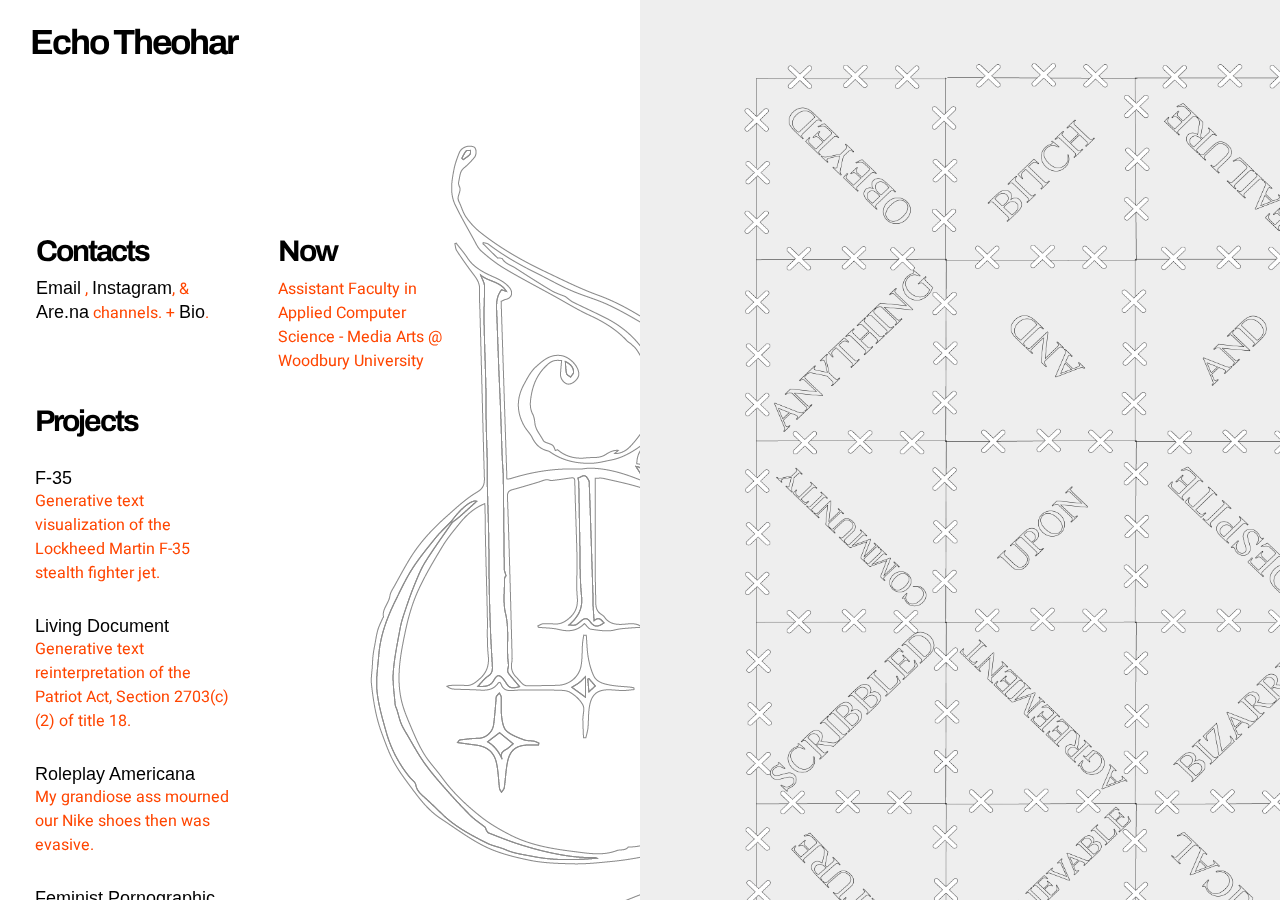
<file: index.html>
<!DOCTYPE html>
<html>
<head>
    
    <link rel="stylesheet" href="mystyle.css">
    <link href="https://fonts.googleapis.com/css?family=Archivo:400,500,600,700" rel="stylesheet">
    <link href="https://fonts.googleapis.com/css?family=Heebo:300,400,500" rel="stylesheet">
  
</head>
    
<body style = "display: block;">
   
    
    
<div id= "window-left">
  <a href="http://echost.github.io"><h1>Echo Theohar</h1></a>
    
    <div class="marquee">
        <p> NEWS ⛬ Voidlab 2015 - 2017 released! Now available @ https://projects.dma.ucla.edu/voidlab/ ⛬ ⛬ Critical Coding Cookbook by Xin Xin and Katherine Moriwaki now live @ https://criticalcode.recipes/ ⛬ ⛬
 </p>
    </div>
    
  
    
    <div class = "key">
<img src ="B.png" >
    </div>
    
        
         <div class= "container"> 
        
            <div class= "row"> 
              
                 <div class= "contact"> <h3>Contacts</h3>
                   
                     <p>
                    <a href="mailto:theohar.echo@gmail.com">Email</a> ,
                     <a href= "https://www.instagram.com/eskyet/?hl=en">Instagram</a>, &
                <a href= "https://www.are.na/echo-st/">Are.na</a>  channels.   +   <a href="/projects/About/About.html"> Bio</a>.
                     </p>
                      </div>
                 
                  <div class= "now"> 
                     <h3>Now</h3>
                     <p>
                  Assistant Faculty in Applied Computer Science - Media Arts @ Woodbury University
                             
                     </p>
                      </div>
                 
                 </div>
                 
             <div class= "row2"> 
                
             
                 <div class="projects">
                 <h3>Projects</h3>
                     
                      <a href= "/projects/F35/F35.html"><br>F-35</a> <br><p>
                         Generative text visualization of the Lockheed Martin F-35 stealth fighter jet.
                     </p>
                     
                      <a href= "/projects/LivingDoc/LivingDoc.html"><br>Living Document</a> <br><p>
                         Generative text reinterpretation of the Patriot Act, Section 2703(c) (2) of title 18.
                     </p>
                     
                      
                     
                     <a href= "/projects/RoleplayAmericana/RoleplayAmericana.html"><br>Roleplay Americana</a> <br><p>
                        My grandiose ass mourned our Nike shoes then was evasive.
                     </p>
                     
                      <a href= "/projects/FPCC/FPCC.html"><br>Feminist Pornographic Collective Consciousness</a> <br><p>
                        The constant battle between being a subject and object of desire.
                     </p>
                     
                    
                     
                     
    <a href= "/projects/AnonInParis/AnonInParis.html"><br>Anonymous in Paris</a> <br><p>
                         A collection of search histories sourced from the public library computers at the Centre Pompidou, navigable via facial capture. 
                     </p>
                     
                      <a href= "/projects/Panopticon/Panopticon.html"><br>Panopticon</a> <br><p>
                         GoPro anxiety choreographic performance in collaboration with World Arts and Cultures @ UCLA.
                     </p>
                     
                     
                     
                      <a href= "/projects/Sniffer/Sniffer.html"><br>Sniffer v.1</a> <br><p>
                        Web packet sniffing made possible by Carnivore. 
                     </p>
                     
                     
                     <a href= "/projects/BeginningProcessing/BeginningProcessing.html"><br>Beginning Processing</a> <br><p>
                        Processing 2 educational web series geared toward young women. 
                     </p>
                     
                      <a href= "/projects/3D/3D.html"><br>3D Sketchbook</a> <br><p>
                       Collection of photogrammetry, VR, and other 3D projects from 2015-2018. 
                     </p>
                     
                     
                     
                     
                    
                     
                     
                     
                     
                 </div>
                 
                  
        </div>
        
    </div>
        
</div>
    
    <div id= "window-right">
        <div class="center">
    <img src="GOLD1.png" width =620px height = 1400px>
    </div>
    </div>
        
        
    
    
</body>
</html>
</file>
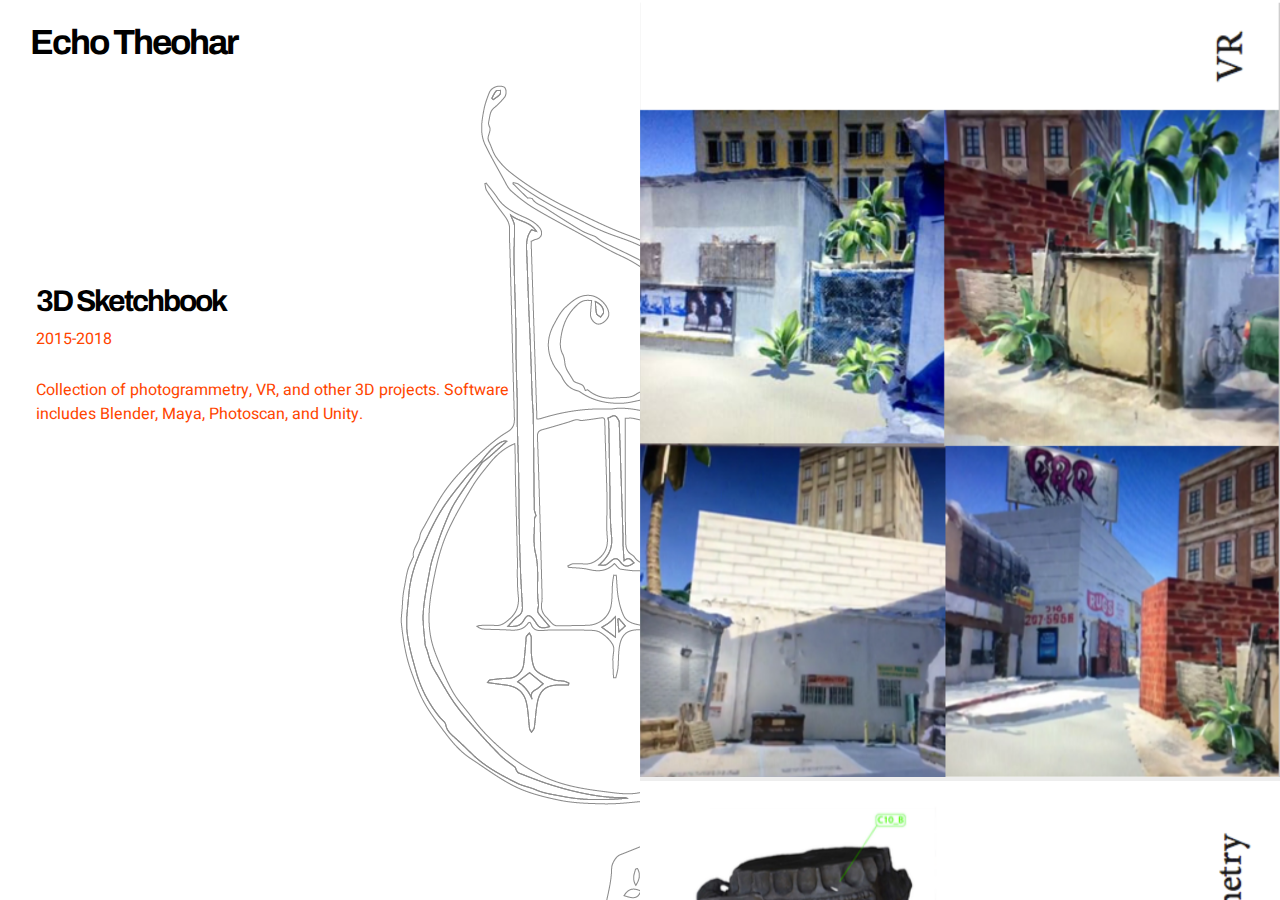
<file: projects/3D/3D.html>
<!DOCTYPE html>
<html>
<head>
    
    <link rel="stylesheet" href="mystyle3.css">
    <link href="https://fonts.googleapis.com/css?family=Archivo:400,500,600,700" rel="stylesheet">
    <link href="https://fonts.googleapis.com/css?family=Heebo:300,400,500" rel="stylesheet">
  
</head>
    
<body style = "display: block;">
   
    
    
<div id= "window-left">
    
       <a href="http://echost.github.io"><h1>Echo Theohar</h1></a> 
    
    
    <div class = "key">
<img src ="B.png" >
    </div>
    
        
         <div class= "container"> 
        
            <div class= "row"> 
              
                 <div class= "topic"> <h3>3D Sketchbook</h3>
                     <p>2015-2018</p>
                     <br>
                     
                  <p>
                   Collection of photogrammetry, VR, and other 3D projects. Software includes Blender, Maya, Photoscan, and Unity.
                     </p>
                      
                      
                      <br><br>
                     
                      
                             
                     
                      </div>
                 
                 
                 
                 </div>
         
        
    </div>
        
</div>
    
    <div id= "window-right">
        <div class="center">
            <img src="Capture.PNG" width="100%" >
             <img src="Capture2.PNG" width="100%" >
    <img src="Capture3.PNG" width="100%" >
            <img src="Capture4.PNG" width="100%" >
            <img src="Screen%20Shot%202016-11-04%20at%2010.15.17%20AM.png" width="100%" >
            <img src="Screen%20Shot%202016-11-04%20at%2010.15.22%20AM.png" width="100%" >
            <img src="BathroomMinotaur.png" width="100%" >
            
           
            
           
    </div>
    </div>
        
        
    
    
</body>
</html>
</file>
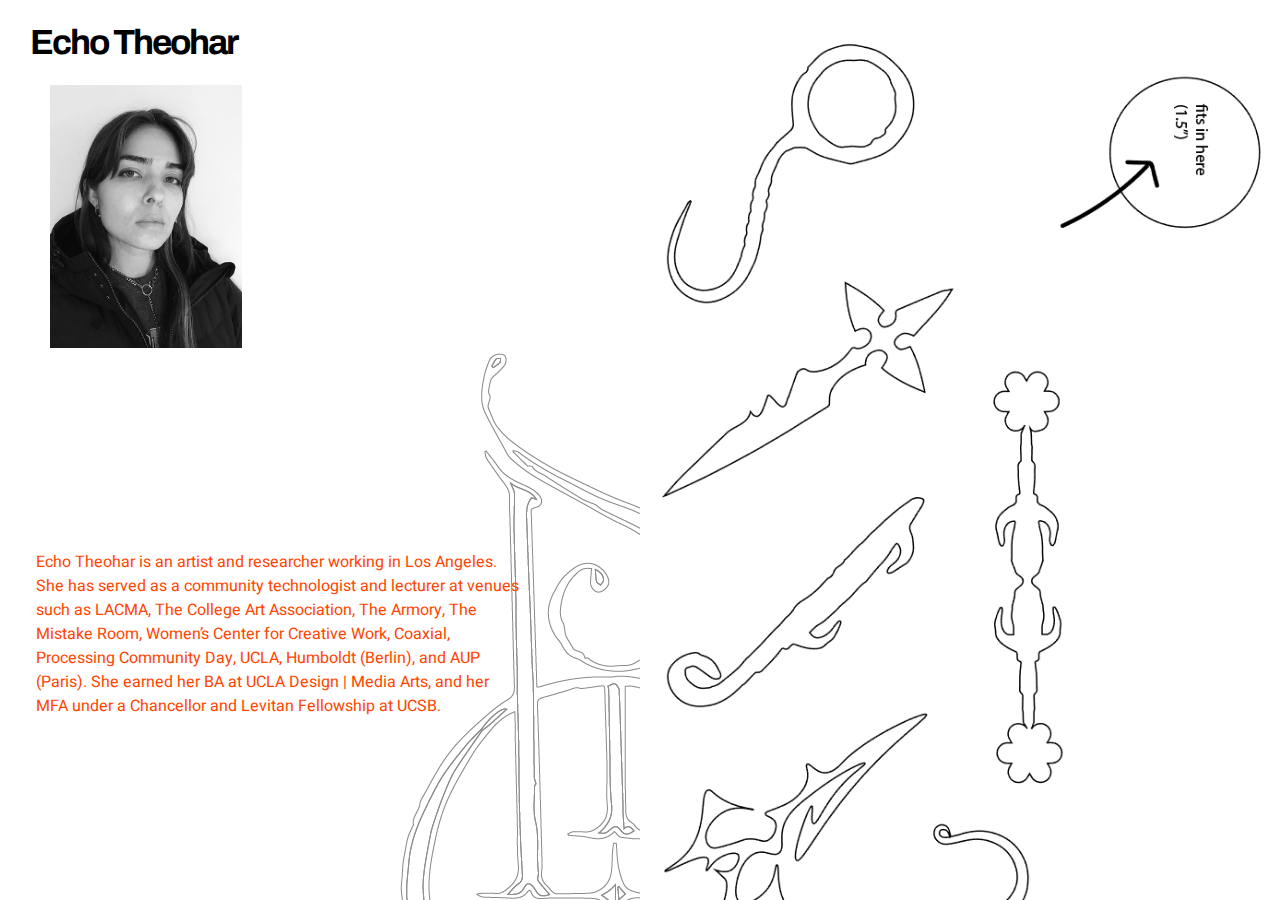
<file: projects/About/About.html>
<!DOCTYPE html>
<html>
<head>
    
    <link rel="stylesheet" href="mystyle3.css">
    <link href="https://fonts.googleapis.com/css?family=Archivo:400,500,600,700" rel="stylesheet">
    <link href="https://fonts.googleapis.com/css?family=Heebo:300,400,500" rel="stylesheet">
  
</head>
    
   
    
<body style = "display: block;">
   
    
    
<div id= "window-left">
    
       <a href="/echost.github.io/index.html"><h1>Echo Theohar</h1></a> 
    
     <img src="BWPhoto.png" width="30%" >
    
    <div class = "key">
<img src ="B.png" >
    </div>
    
        
         <div class= "container"> 
        
            <div class= "row"> 
              
                 <div class= "topic">
                     
                     <br>
                     
                  <p>
                
                      
                      Echo Theohar is an artist and researcher working in Los Angeles. She has served as a community technologist and lecturer at venues such as LACMA, 

The College Art Association, The Armory, The Mistake Room, Women’s Center for Creative Work, Coaxial, Processing Community Day, UCLA, Humboldt (Berlin), and AUP

 (Paris). She earned her BA at UCLA Design | Media Arts, and her MFA under a Chancellor and Levitan Fellowship at UCSB.
                     </p>          
                     
                      </div>
                 
                 
                 
                 </div>
         
        
    </div>
        
</div>
    
    <div id= "window-right">
        <div class="center">
            <img src="hooks.PNG" width="100%" >
             
   
            
           
    </div>
    </div>
        
        
    
    
</body>
</html>
</file>
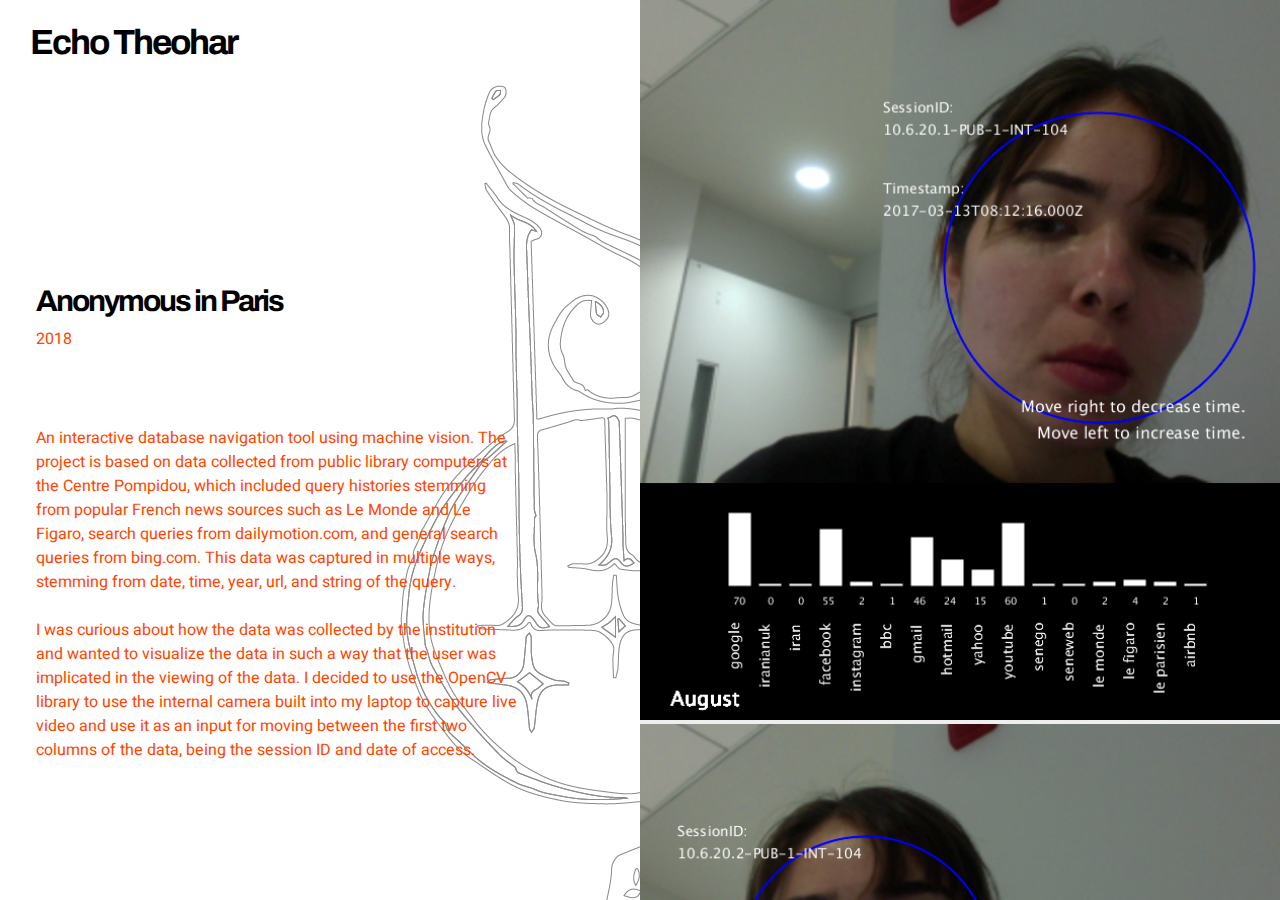
<file: projects/AnonInParis/AnonInParis.html>
<!DOCTYPE html>
<html>
<head>
    
    <link rel="stylesheet" href="mystyle3.css">
    <link href="https://fonts.googleapis.com/css?family=Archivo:400,500,600,700" rel="stylesheet">
    <link href="https://fonts.googleapis.com/css?family=Heebo:300,400,500" rel="stylesheet">
  
</head>
    
<body style = "display: block;">
   
    
    
<div id= "window-left">
    
       <a href="http://echost.github.io"><h1>Echo Theohar</h1></a> 
    
    
    <div class = "key">
<img src ="B.png" >
    </div>
    
        
         <div class= "container"> 
        
            <div class= "row"> 
              
                 <div class= "topic"> <h3>Anonymous in Paris</h3>
                     <p>2018</p>
                     <br>
                     
                  <p>
                    <br><br>
                       An interactive database navigation tool using machine vision. The project is based on data collected from public library computers at the Centre Pompidou, which included query histories stemming from popular French news sources such as Le Monde and Le Figaro, search queries from dailymotion.com, and general search queries from bing.com. This data was captured in multiple ways, stemming from date, time, year, url, and string of the query. 
                      
                      
                      <br><br>
                     I was curious about how the data was collected by the institution and wanted to visualize the data in such a way that the user was implicated in the viewing of the data. I decided to use the OpenCV library to use the internal camera built into my laptop to capture live video and use it as an input for moving between the first two columns of the data, being the session ID and date of access.
                      
                     </p>          
                     
                      </div>
                 
                 
                 
                 </div>
         
        
    </div>
        
</div>
    
    <div id= "window-right">
        <div class="center">
            <img src="final_one.png" width="100%" >
             <img src="final_two.png" width="100%" >
   
            
           
    </div>
    </div>
        
        
    
    
</body>
</html>
</file>
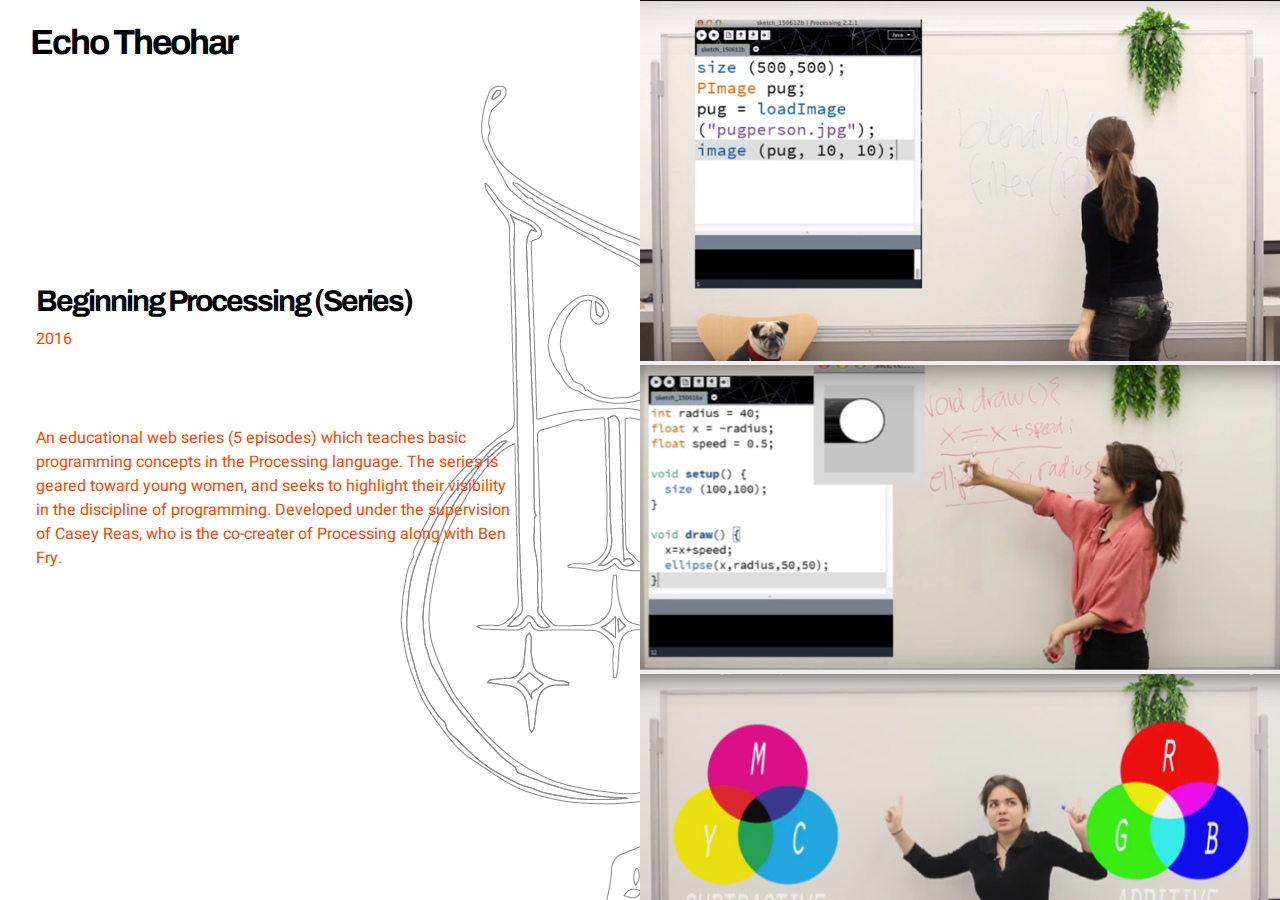
<file: projects/BeginningProcessing/BeginningProcessing.html>
<!DOCTYPE html>
<html>
<head>
    
    <link rel="stylesheet" href="mystyle3.css">
    <link href="https://fonts.googleapis.com/css?family=Archivo:400,500,600,700" rel="stylesheet">
    <link href="https://fonts.googleapis.com/css?family=Heebo:300,400,500" rel="stylesheet">
  
</head>
    
<body style = "display: block;">
   
    
    
<div id= "window-left">
    
       <a href="http://echost.github.io"><h1>Echo Theohar</h1></a> 
    
    
    <div class = "key">
<img src ="B.png" >
    </div>
    
        
         <div class= "container"> 
        
            <div class= "row"> 
              
                 <div class= "topic"> <h3>Beginning Processing (Series)</h3>
                     <p>2016</p>
                     <br>
                     
                  <p>
                      
                      <br><br>
                      
                     An educational web series (5 episodes) which teaches basic programming concepts in the Processing language. The series is geared toward young women, and seeks to highlight their visibility in the discipline of programming. Developed under the supervision of Casey Reas, who is the co-creater of Processing along with Ben Fry.
                      
                      <br><br>
                     
                      
                     </p>          
                     
                      </div>
                 
                 
                 
                 </div>
         
        
    </div>
        
</div>
    
    <div id= "window-right">
        <div class="center">
            
            <img src="Capture.PNG" width="100%" >
    <img src="k.png" width="100%" >
            <img src="kk.png" width="100%" >
            
           
    </div>
    </div>
        
        
    
    
</body>
</html>
</file>
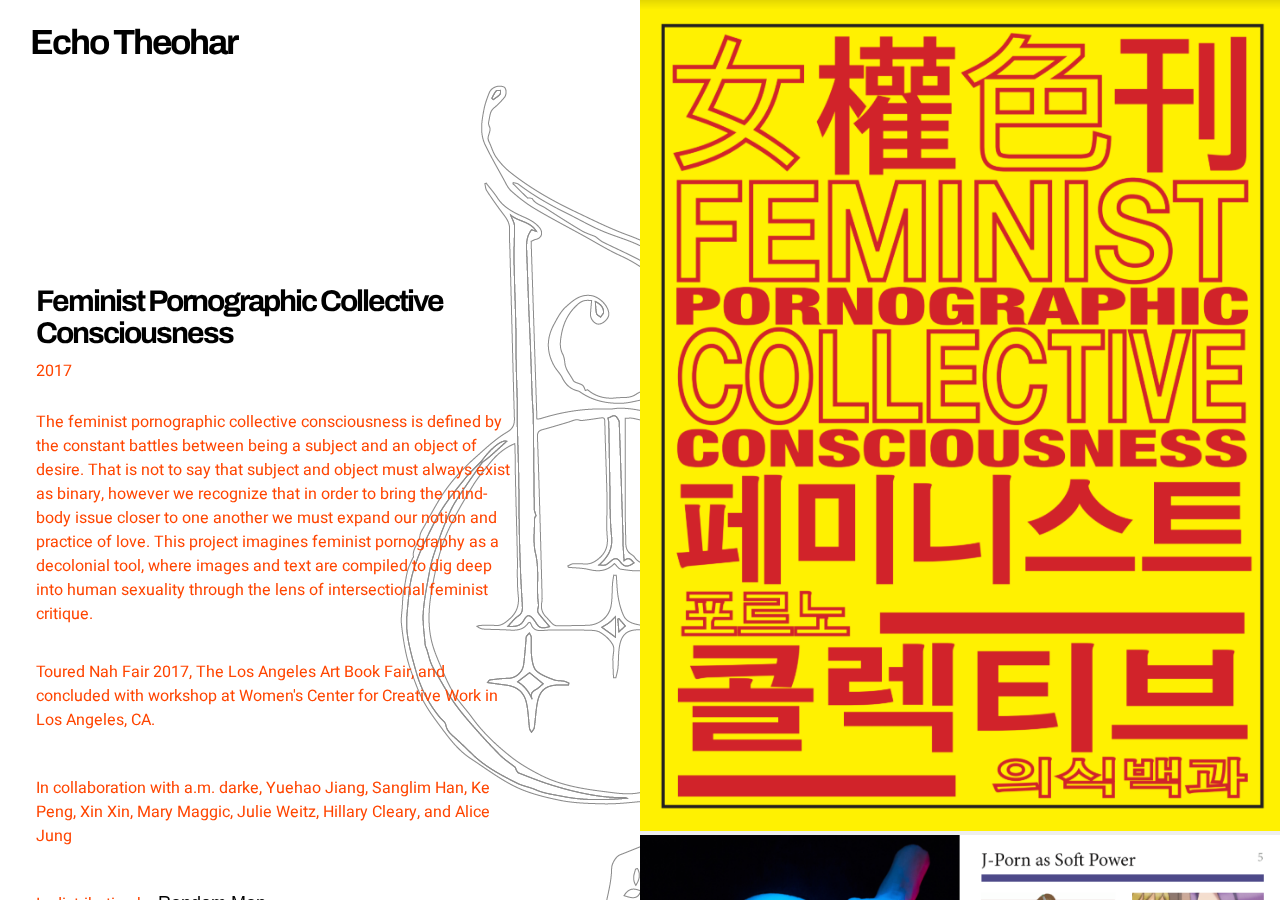
<file: projects/FPCC/FPCC.html>
<!DOCTYPE html>
<html>
<head>
    
    <link rel="stylesheet" href="mystyle3.css">
    <link href="https://fonts.googleapis.com/css?family=Archivo:400,500,600,700" rel="stylesheet">
    <link href="https://fonts.googleapis.com/css?family=Heebo:300,400,500" rel="stylesheet">
  
</head>
    
<body style = "display: block;">
   
    
    
<div id= "window-left">
    
       <a href="http://echost.github.io"><h1>Echo Theohar</h1></a> 
    
    
    <div class = "key">
<img src ="B.png" >
    </div>
    
        
         <div class= "container"> 
        
            <div class= "row"> 
              
                 <div class= "topic"> <h3>Feminist Pornographic Collective Consciousness</h3>
                     <p>2017</p>
                     <br>
                     
                  <p>
                    The feminist pornographic collective consciousness is defined by the constant battles between being a subject and an object of desire. That is not to say that subject and object must always exist as binary, however we recognize that in order to bring the mind-body issue closer to one another we must expand our notion and practice of love. This project imagines feminist pornography as a decolonial tool, where images and text are compiled to dig deep into human sexuality through the lens of intersectional feminist critique.
                      <br><br>
                      
                     <p>Toured Nah Fair 2017, The Los Angeles Art Book Fair, and concluded with workshop at Women's Center for Creative Work in Los Angeles, CA.</p>
                      
                       <br><br>
                     <p>In collaboration with a.m. darke, Yuehao Jiang, Sanglim Han, Ke Peng, Xin Xin, Mary Maggic, Julie Weitz, Hillary Cleary, and Alice Jung</p>
                      
                      
                      <br><br>
                     
                      <p>In distribution by <a href="https://www.randomman.net/">Random Man</a></p>
                             
                     
                      </div>
                 
                 
                 
                 </div>
         
        
    </div>
        
</div>
    
    <div id= "window-right">
        <div class="center">
              <img src="asss.PNG" width="100%" >
            <img src="Capture.PNG" width="100%" >
    <img src="Capture3.PNG" width="100%" >
            <img src="Capture4.PNG" width="100%" >
            <img src="IMG_8863.JPG" width="100%" >
            <img src="IMG_8864.JPG" width="100%" >
           
            
           
    </div>
    </div>
        
        
    
    
</body>
</html>
</file>
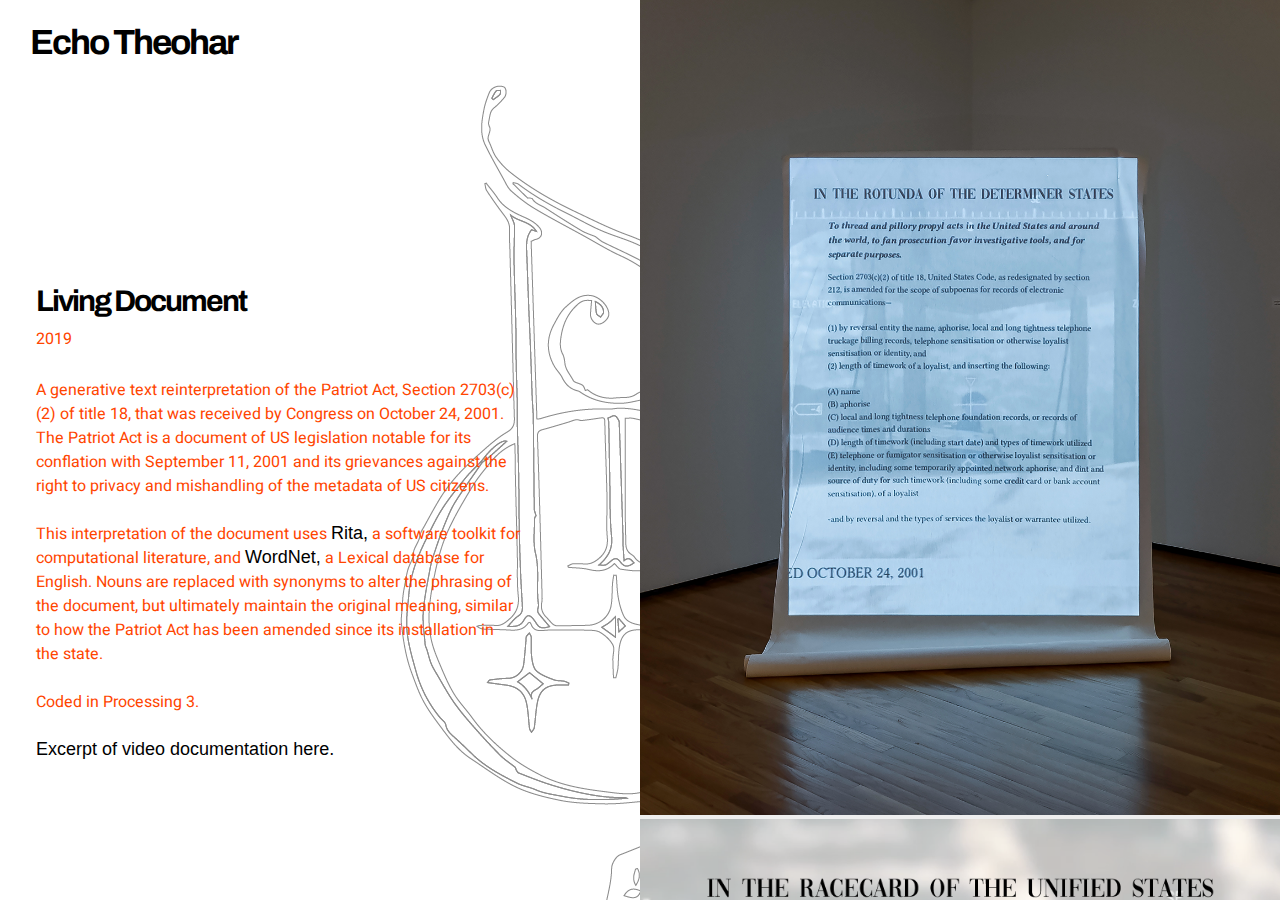
<file: projects/LivingDoc/LivingDoc.html>
<!DOCTYPE html>
<html>
<head>
    
    <link rel="stylesheet" href="mystyle3.css">
    <link href="https://fonts.googleapis.com/css?family=Archivo:400,500,600,700" rel="stylesheet">
    <link href="https://fonts.googleapis.com/css?family=Heebo:300,400,500" rel="stylesheet">
  
</head>
    
<body style = "display: block;">
   
    
    
<div id= "window-left">
    
       <a href="http://echost.github.io"><h1>Echo Theohar</h1></a> 
    
    
    <div class = "key">
<img src ="B.png" >
    </div>
    
        
         <div class= "container"> 
        
            <div class= "row"> 
              
                 <div class= "topic"> <h3>Living Document</h3>
                     <p>2019</p>
                     <br>
                     
                  <p>
                      A generative text reinterpretation of the Patriot Act, Section 2703(c) (2) of title 18, that was received by Congress on October 24, 2001. The Patriot Act is a document of US legislation notable for its conflation with September 11, 2001 and its grievances against the right to privacy and mishandling of the metadata of US citizens. 
                     <br><br>
                      This interpretation of the document uses <a href="http://rednoise.org/rita/">Rita,</a> a software toolkit for computational literature, and <a href="https://wordnet.princeton.edu/">WordNet,</a> a Lexical database for English. Nouns are replaced with synonyms to alter the phrasing of the document, but ultimately maintain the original meaning, similar to how the Patriot Act has been amended since its installation in the state.
                      <br><br>
                      
                      Coded in Processing 3.
                      
                      <br><br>
                      <a href="https://drive.google.com/file/d/1QEzOkhAIdea2v7DdoOcoqP54UsdNjoW-/view?usp=sharing">Excerpt of video documentation here.</a>
                      
                     </p>          
                     
                      </div>
                 
                 
                 
                 </div>
         
        
    </div>
        
</div>
    
    <div id= "window-right">
        <div class="center">
            <img src="img3.jpg" width="100%" >
             <img src="img1.PNG" width="100%" >
            <img src="img2.PNG" width="100%" >
    <img src="fddd.PNG" width="100%" >
            <img src="console.PNG" width="100%" >
            
           
    </div>
    </div>
        
        
    
    
</body>
</html>
</file>
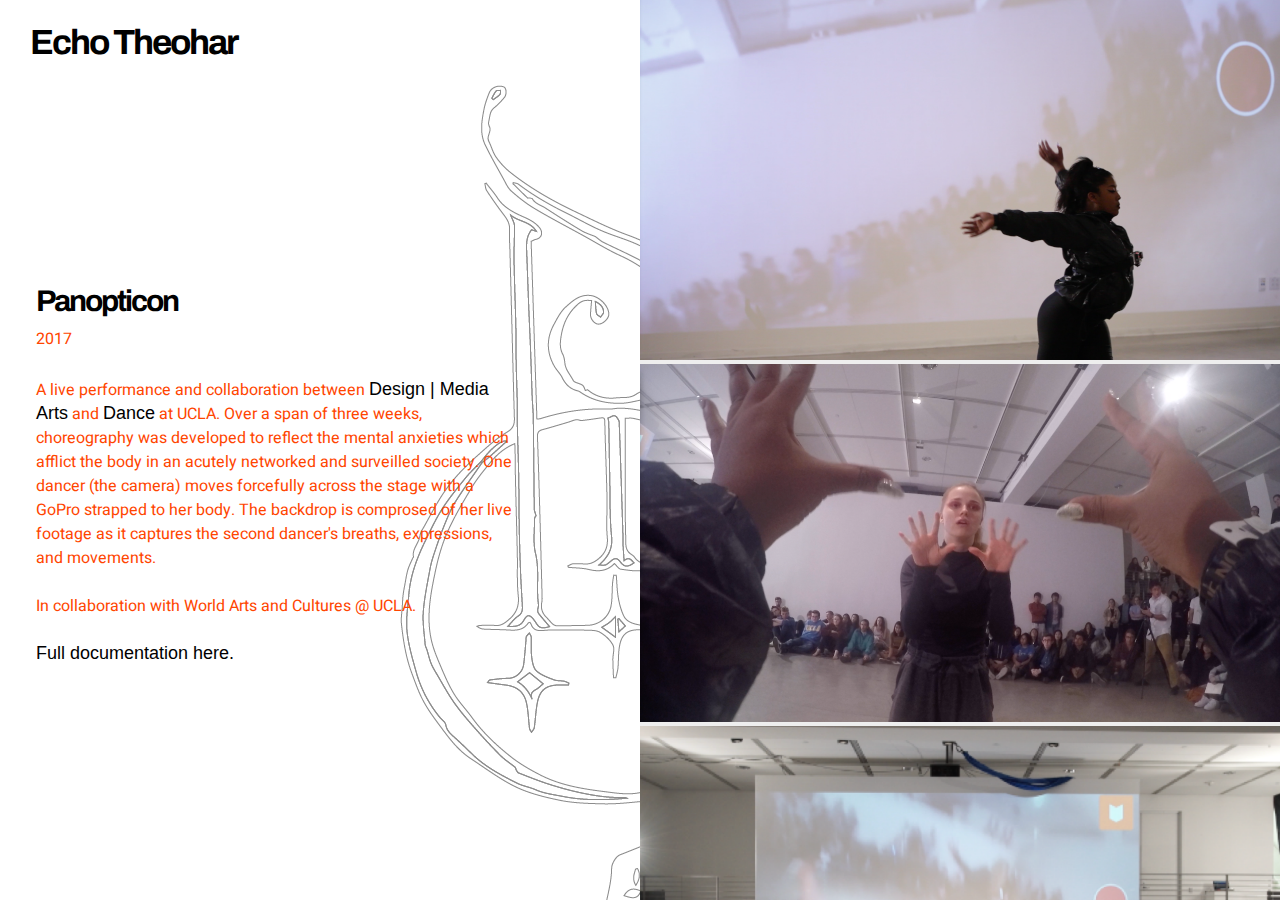
<file: projects/Panopticon/Panopticon.html>
<!DOCTYPE html>
<html>
<head>
    
    <link rel="stylesheet" href="mystyle3.css">
    <link href="https://fonts.googleapis.com/css?family=Archivo:400,500,600,700" rel="stylesheet">
    <link href="https://fonts.googleapis.com/css?family=Heebo:300,400,500" rel="stylesheet">
  
</head>
    
<body style = "display: block;">
   
    
    
<div id= "window-left">
    
       <a href="http://echost.github.io"><h1>Echo Theohar</h1></a> 
    
    
    <div class = "key">
<img src ="B.png" >
    </div>
    
        
         <div class= "container"> 
        
            <div class= "row"> 
              
                 <div class= "topic"> <h3>Panopticon</h3>
                     <p>2017</p>
                     <br>
                     
                  <p>
                    A live performance and collaboration between <a href="http://dma.ucla.edu/">Design | Media Arts</a>  and <a href="https://wacd.ucla.edu/">Dance</a> at UCLA. Over a span of three weeks, choreography was developed to reflect the mental anxieties which afflict the body in an acutely networked and surveilled society. One dancer (the camera) moves forcefully across the stage with a GoPro strapped to her body. The backdrop is comprosed of her live footage as it captures the second dancer's breaths, expressions, and movements. <br><br>
                      
                      In collaboration with World Arts and Cultures @ UCLA.
                      
                      <br><br>
                      <a href="https://drive.google.com/file/d/1QwOFu9GUdJOwsPEwbmCV_TSUM4dqI4Ns/view?usp=sharing">Full documentation here.</a>
                      
                     </p>          
                     
                      </div>
                 
                 
                 
                 </div>
         
        
    </div>
        
</div>
    
    <div id= "window-right">
        <div class="center">
            <img src="yyy.png" width="100%" >
             <img src="yyyy.png" width="100%" >
    <img src="y.png" width="100%" >
            <img src="yy.png" width="100%" >
            
           
    </div>
    </div>
        
        
    
    
</body>
</html>
</file>
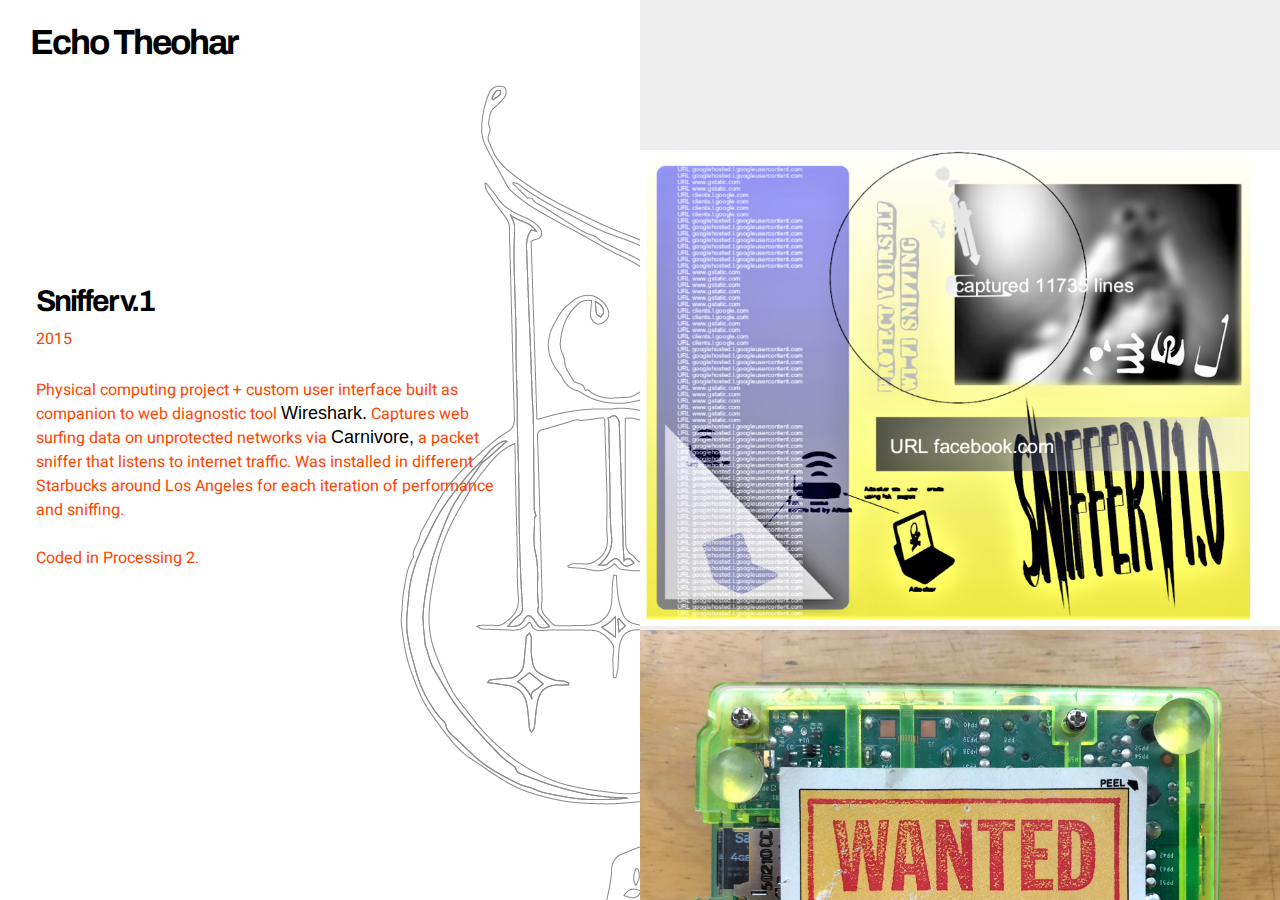
<file: projects/Sniffer/Sniffer.html>
<!DOCTYPE html>
<html>
<head>
    
    <link rel="stylesheet" href="mystyle2.css">
    <link href="https://fonts.googleapis.com/css?family=Archivo:400,500,600,700" rel="stylesheet">
    <link href="https://fonts.googleapis.com/css?family=Heebo:300,400,500" rel="stylesheet">
  
</head>
    
<body style = "display: block;">
   
    
    
<div id= "window-left">
    
       <a href="http://echost.github.io"><h1>Echo Theohar</h1></a> 
    
    
    <div class = "key">
<img src ="B.png" >
    </div>
    
        
         <div class= "container"> 
        
            <div class= "row"> 
              
                 <div class= "topic"> <h3>Sniffer v.1</h3>
                     <p>2015</p>
                     <br>
                     
                  <p>
                     Physical computing project + custom user interface built as companion to web diagnostic tool <a href="https://www.wireshark.org/">Wireshark.</a> Captures web surfing data on unprotected networks via  <a href="http://r-s-g.org/carnivore/">Carnivore,</a> a packet sniffer that listens to internet traffic. Was installed in different Starbucks around Los Angeles for each iteration of performance and sniffing.<br><br>
                      
                      Coded in Processing 2.
                     </p>          
                     
                      </div>
                 
                 
                 
                 </div>
         
        
    </div>
        
</div>
    
    <div id= "window-right">
        <div class="center">
    <img src="Sniff.png" width="100%" >
            <img src="IMG_5167.jpg" width="100%" >
    </div>
    </div>
        
        
    
    
</body>
</html>
</file>
<file: mystyle.css>
h1 {
   font-family: 'Archivo', sans-serif; 
    font-size: 35px;
    letter-spacing: -2px;
    margin-left: -20px;
}

h3 {
   font-family: 'Archivo', sans-serif; 
    font-size: 30px;
    letter-spacing: -2px; 
    margin-top: 20px;
    margin-bottom: 10px;
    
}

p {
    font-family: 'Heebo', sans-serif; 
    color: orangered;
        margin-top: 0px;
    margin-right: 0px;
    margin-bottom: 10px;
    margin-left: 0px;
    opacity: 100%;
   
}

p2 {
    font-family: 'Heebo', sans-serif; 
    color: orangered;
        margin-top: 0px;
    margin-right: 0px;
    margin-bottom: 10px;
    margin-left: 0px;
    opacity: 100%;
   
}



body {
    
 margin: 0;
    width: 100%;
    height: 100%;
    padding: 0;
    background-position: center center;
    background-repeat: no-repeat;
    background-attachment: fixed;
}



#window-left {
    
    position: fixed;
    width: 50%;
    height: 100%;
    padding-bottom: 50px;
    overflow-y: scroll;   
    min-width: 40%;
    padding-left: 50px;
    padding-bottom: 0px;
    background-color: white;
   
   
}

.marquee{
   /* background: rgb(169, 169, 169, 0.2); */
    height: 40px;
    width: 1800px;
    overflow: hidden;
    position: relative;
    margin-left: -50px;
    
}

    .marquee p {
            width: 120%;
            height: 100%;
            margin: 0;
            line-height: 40px;
            text-align: center;
            -moz-transform: translateX(100%);
            -webkit-transform: translateX(100%);
            transform: translateX(100%);
            -moz-animation: scroll-left 1s linear infinite;
            -webkit-animation: scroll-left 1s linear infinite;
            animation: scroll-left 50s linear infinite;
        }
        
        @-moz-keyframes scroll-left {
            0% {
                -moz-transform: translateX(100%);
            }
            100% {
                -moz-transform: translateX(-100%);
            }
        }
        
        @-webkit-keyframes scroll-left {
            0% {
                -webkit-transform: translateX(100%);
            }
            100% {
                -webkit-transform: translateX(-100%);
            }
        }

.key{
    
    position:fixed;
    z-index: -3;
    padding-left: 320px;
    padding-top: 20px;
    
}

#window-right{
    background: #eee;
    position: fixed;
    left: 50vw;
    width: 50%;
    height: 100%;
    overflow-y: scroll;
}

.center{
    width: 70%;
    margin: auto;
}

.container {
    
    width: 90%;
    display: block;
    margin: auto;
    padding: 0;
    margin-left: -0px;
    padding-top: 80px;
    display: block;
}



.row{
    
    padding-top: 10px;
    padding-bottom: 50px;
    margin-right: -15px;
    margin-left: -15px;
    
    
  
    
}

.row2{
    
    margin-right: -15px;
    margin-left: -15px;
    
    
  
    
}

.push {
    
    z-index: -1;
}



.contact {
    font-family: 'Archivo', sans-serif; 
   
    font-size: 16px;
    font-weight: 400;
    float:left;
    width: 30%;
    position: relative;
    min-height: 1px;
    padding-right: 15px;
    padding-left: 1px;
    z-index: 1;
   
   
}

.projects {
     font-family: 'Archivo', sans-serif; 
    color: #000;
    font-size: 16px;
    font-weight: 400;
    text-decoration: none;
    float:left;
    width: 200px;
   position:absolute;
    margin-top: 120px;
   
    
    
    
 
    
}



.now {
    font-family: 'Archivo', sans-serif; 
    color: #000;
    font-size: 16px;
    font-weight: 400;
    text-decoration: none;
        
    
   
    padding-left: 15px;
    float:left;
    width:30%;
    margin-left: 30px;
    
}

a:link {
    font-family: 'Archivo-SemiBold', sans-serif; 
    color: #000;
        font-size: 18px;
    font-weight: 400;
    text-decoration: none;
    cursor: pointer;
    
}

a:visited {
     font-family: 'Archivo-SemiBold', sans-serif; 
    color: #000;
        font-size: 18px;
    font-weight: 400;
    text-decoration: none;
    cursor: pointer;
    
}
</file>
<file: projects/3D/mystyle3.css>
h1 {
   font-family: 'Archivo', sans-serif; 
    font-size: 35px;
    letter-spacing: -2px;
    margin-left: -20px;
}

h3 {
   font-family: 'Archivo', sans-serif; 
    font-size: 30px;
    letter-spacing: -2px; 
    margin-top: 20px;
    margin-bottom: 10px;
    
}

p {
    font-family: 'Heebo', sans-serif; 
    color:  orangered;
        margin-top: 0px;
    margin-right: 0px;
    margin-bottom: 10px;
    margin-left: 0px;

   
 
   
   
}



body {
    
 margin: 0;
    width: 100%;
    height: 100%;
    padding: 0;
    background-position: center center;
    background-repeat: no-repeat;
    background-attachment: fixed;
}

#window-left {
    
    position: fixed;
    width: 50%;
    height: 100%;
    padding-bottom: 25px;
    overflow-y: scroll;   
    min-width: 40%;
    padding-left: 50px;
    padding-bottom: 0px;
    background-color: white;
  
    
    
   
}

.key{
    
    position:fixed;
    z-index: -3;
    padding-left: 350px;
    
}

#window-right{
    background: #eee;
    position: fixed;
    left: 50vw;
    width: 50%;
    height: 100%;
    overflow-y: scroll;
}

.center{
   
   height: 50%;
    
    
/*
    padding-top: 100px;
    padding-right: 225px;
*/
}

.container {
    
    width: 90%;
    display: block;
    margin: auto;
    padding: 0;
    margin-left: -0px;
    padding-top: 80px;
    display: block;
}



.row{
    
    padding-top: 100px;
    padding-bottom: 50px;
    margin-right: -15px;
    margin-left: -15px;
    
    
  
    
}

.row2{
    
    margin-right: -15px;
    margin-left: -15px;
    
    
  
    
}

.push {
    
    z-index: -1;
}



.topic {
    font-family: 'Archivo', sans-serif; 
   
    font-size: 16px;
    font-weight: 400;
    float:left;
    width: 80%;
    position: relative;
    min-height: 1px;
    padding-right: 15px;
    padding-left: 1px;
    z-index: 1;
   
   
}



.projects {
     font-family: 'Archivo', sans-serif; 
    color: #000;
    font-size: 16px;
    font-weight: 400;
    text-decoration: none;
    float:left;
    width: 200px;
   position:absolute;
    margin-top: 120px;
   
    
    
    
 
    
}





.now {
    font-family: 'Archivo', sans-serif; 
    color: #000;
    font-size: 16px;
    font-weight: 400;
    text-decoration: none;
        
    
   
    padding-left: 15px;
    float:left;
    width:30%;
    margin-left: 30px;
    
}

a:link {
    font-family: 'Archivo-SemiBold', sans-serif; 
    color: #000;
        font-size: 18px;
    font-weight: 400;
    text-decoration: none;
    cursor: pointer;
    
}

a:visited {
     font-family: 'Archivo-SemiBold', sans-serif; 
    color: #000;
        font-size: 18px;
    font-weight: 400;
    text-decoration: none;
    cursor: pointer;
    
}
</file>
<file: projects/About/mystyle3.css>
h1 {
   font-family: 'Archivo', sans-serif; 
    font-size: 35px;
    letter-spacing: -2px;
    margin-left: -20px;
}

h3 {
   font-family: 'Archivo', sans-serif; 
    font-size: 30px;
    letter-spacing: -2px; 
    margin-top: 20px;
    margin-bottom: 10px;
    
}

p {
    font-family: 'Heebo', sans-serif; 
    color:  orangered;
        margin-top: 0px;
    margin-right: 0px;
    margin-bottom: 10px;
    margin-left: 0px;

   
 
   
   
}



body {
    
 margin: 0;
    width: 100%;
    height: 100%;
    padding: 0;
    background-position: center center;
    background-repeat: no-repeat;
    background-attachment: fixed;
}

#window-left {
    
    position: fixed;
    width: 50%;
    height: 100%;
    padding-bottom: 25px;
    overflow-y: scroll;   
    min-width: 40%;
    padding-left: 50px;
    padding-bottom: 0px;
    background-color: white;
  
    
    
   
}

.key{
    
    position:fixed;
    z-index: -3;
    padding-left: 350px;
    
}

#window-right{
    background: #eee;
    position: fixed;
    left: 50vw;
    width: 50%;
    height: 100%;
    overflow-y: scroll;
}

.center{
   
   height: 50%;
    
    
/*
    padding-top: 100px;
    padding-right: 225px;
*/
}

.container {
    
    width: 90%;
    display: block;
    margin: auto;
    padding: 0;
    margin-left: -0px;
    padding-top: 80px;
    display: block;
}



.row{
    
    padding-top: 100px;
    padding-bottom: 50px;
    margin-right: -15px;
    margin-left: -15px;
    
    
  
    
}

.row2{
    
    margin-right: -15px;
    margin-left: -15px;
    
    
  
    
}

.push {
    
    z-index: -1;
}



.topic {
    font-family: 'Archivo', sans-serif; 
   
    font-size: 16px;
    font-weight: 400;
    float:left;
    width: 80%;
    position: relative;
    min-height: 1px;
    padding-right: 15px;
    padding-left: 1px;
    z-index: 1;
   
   
}



.projects {
     font-family: 'Archivo', sans-serif; 
    color: #000;
    font-size: 16px;
    font-weight: 400;
    text-decoration: none;
    float:left;
    width: 200px;
   position:absolute;
    margin-top: 120px;
   
    
    
    
 
    
}





.now {
    font-family: 'Archivo', sans-serif; 
    color: #000;
    font-size: 16px;
    font-weight: 400;
    text-decoration: none;
        
    
   
    padding-left: 15px;
    float:left;
    width:30%;
    margin-left: 30px;
    
}

a:link {
    font-family: 'Archivo-SemiBold', sans-serif; 
    color: #000;
        font-size: 18px;
    font-weight: 400;
    text-decoration: none;
    cursor: pointer;
    
}

a:visited {
     font-family: 'Archivo-SemiBold', sans-serif; 
    color: #000;
        font-size: 18px;
    font-weight: 400;
    text-decoration: none;
    cursor: pointer;
    
}
</file>
<file: projects/AnonInParis/mystyle3.css>
h1 {
   font-family: 'Archivo', sans-serif; 
    font-size: 35px;
    letter-spacing: -2px;
    margin-left: -20px;
}

h3 {
   font-family: 'Archivo', sans-serif; 
    font-size: 30px;
    letter-spacing: -2px; 
    margin-top: 20px;
    margin-bottom: 10px;
    
}

p {
    font-family: 'Heebo', sans-serif; 
    color:  orangered;
        margin-top: 0px;
    margin-right: 0px;
    margin-bottom: 10px;
    margin-left: 0px;

   
 
   
   
}



body {
    
 margin: 0;
    width: 100%;
    height: 100%;
    padding: 0;
    background-position: center center;
    background-repeat: no-repeat;
    background-attachment: fixed;
}

#window-left {
    
    position: fixed;
    width: 50%;
    height: 100%;
    padding-bottom: 25px;
    overflow-y: scroll;   
    min-width: 40%;
    padding-left: 50px;
    padding-bottom: 0px;
    background-color: white;
  
    
    
   
}

.key{
    
    position:fixed;
    z-index: -3;
    padding-left: 350px;
    
}

#window-right{
    background: #eee;
    position: fixed;
    left: 50vw;
    width: 50%;
    height: 100%;
    overflow-y: scroll;
}

.center{
   
   height: 50%;
    
    
/*
    padding-top: 100px;
    padding-right: 225px;
*/
}

.container {
    
    width: 90%;
    display: block;
    margin: auto;
    padding: 0;
    margin-left: -0px;
    padding-top: 80px;
    display: block;
}



.row{
    
    padding-top: 100px;
    padding-bottom: 50px;
    margin-right: -15px;
    margin-left: -15px;
    
    
  
    
}

.row2{
    
    margin-right: -15px;
    margin-left: -15px;
    
    
  
    
}

.push {
    
    z-index: -1;
}



.topic {
    font-family: 'Archivo', sans-serif; 
   
    font-size: 16px;
    font-weight: 400;
    float:left;
    width: 80%;
    position: relative;
    min-height: 1px;
    padding-right: 15px;
    padding-left: 1px;
    z-index: 1;
   
   
}



.projects {
     font-family: 'Archivo', sans-serif; 
    color: #000;
    font-size: 16px;
    font-weight: 400;
    text-decoration: none;
    float:left;
    width: 200px;
   position:absolute;
    margin-top: 120px;
   
    
    
    
 
    
}





.now {
    font-family: 'Archivo', sans-serif; 
    color: #000;
    font-size: 16px;
    font-weight: 400;
    text-decoration: none;
        
    
   
    padding-left: 15px;
    float:left;
    width:30%;
    margin-left: 30px;
    
}

a:link {
    font-family: 'Archivo-SemiBold', sans-serif; 
    color: #000;
        font-size: 18px;
    font-weight: 400;
    text-decoration: none;
    cursor: pointer;
    
}

a:visited {
     font-family: 'Archivo-SemiBold', sans-serif; 
    color: #000;
        font-size: 18px;
    font-weight: 400;
    text-decoration: none;
    cursor: pointer;
    
}
</file>
<file: projects/BeginningProcessing/mystyle3.css>
h1 {
   font-family: 'Archivo', sans-serif; 
    font-size: 35px;
    letter-spacing: -2px;
    margin-left: -20px;
}

h3 {
   font-family: 'Archivo', sans-serif; 
    font-size: 30px;
    letter-spacing: -2px; 
    margin-top: 20px;
    margin-bottom: 10px;
    
}

p {
    font-family: 'Heebo', sans-serif; 
    color:  orangered;
        margin-top: 0px;
    margin-right: 0px;
    margin-bottom: 10px;
    margin-left: 0px;

   
 
   
   
}



body {
    
 margin: 0;
    width: 100%;
    height: 100%;
    padding: 0;
    background-position: center center;
    background-repeat: no-repeat;
    background-attachment: fixed;
}

#window-left {
    
    position: fixed;
    width: 50%;
    height: 100%;
    padding-bottom: 25px;
    overflow-y: scroll;   
    min-width: 40%;
    padding-left: 50px;
    padding-bottom: 0px;
    background-color: white;
  
    
    
   
}

.key{
    
    position:fixed;
    z-index: -3;
    padding-left: 350px;
    
}

#window-right{
    background: #eee;
    position: fixed;
    left: 50vw;
    width: 50%;
    height: 100%;
    overflow-y: scroll;
}

.center{
   
   height: 50%;
    
    
/*
    padding-top: 100px;
    padding-right: 225px;
*/
}

.container {
    
    width: 90%;
    display: block;
    margin: auto;
    padding: 0;
    margin-left: -0px;
    padding-top: 80px;
    display: block;
}



.row{
    
    padding-top: 100px;
    padding-bottom: 50px;
    margin-right: -15px;
    margin-left: -15px;
    
    
  
    
}

.row2{
    
    margin-right: -15px;
    margin-left: -15px;
    
    
  
    
}

.push {
    
    z-index: -1;
}



.topic {
    font-family: 'Archivo', sans-serif; 
   
    font-size: 16px;
    font-weight: 400;
    float:left;
    width: 80%;
    position: relative;
    min-height: 1px;
    padding-right: 15px;
    padding-left: 1px;
    z-index: 1;
   
   
}



.projects {
     font-family: 'Archivo', sans-serif; 
    color: #000;
    font-size: 16px;
    font-weight: 400;
    text-decoration: none;
    float:left;
    width: 200px;
   position:absolute;
    margin-top: 120px;
   
    
    
    
 
    
}





.now {
    font-family: 'Archivo', sans-serif; 
    color: #000;
    font-size: 16px;
    font-weight: 400;
    text-decoration: none;
        
    
   
    padding-left: 15px;
    float:left;
    width:30%;
    margin-left: 30px;
    
}

a:link {
    font-family: 'Archivo-SemiBold', sans-serif; 
    color: #000;
        font-size: 18px;
    font-weight: 400;
    text-decoration: none;
    cursor: pointer;
    
}

a:visited {
     font-family: 'Archivo-SemiBold', sans-serif; 
    color: #000;
        font-size: 18px;
    font-weight: 400;
    text-decoration: none;
    cursor: pointer;
    
}
</file>
<file: projects/FPCC/mystyle3.css>
h1 {
   font-family: 'Archivo', sans-serif; 
    font-size: 35px;
    letter-spacing: -2px;
    margin-left: -20px;
}

h3 {
   font-family: 'Archivo', sans-serif; 
    font-size: 30px;
    letter-spacing: -2px; 
    margin-top: 20px;
    margin-bottom: 10px;
    
}

p {
    font-family: 'Heebo', sans-serif; 
    color:  orangered;
        margin-top: 0px;
    margin-right: 0px;
    margin-bottom: 10px;
    margin-left: 0px;

   
 
   
   
}



body {
    
 margin: 0;
    width: 100%;
    height: 100%;
    padding: 0;
    background-position: center center;
    background-repeat: no-repeat;
    background-attachment: fixed;
}

#window-left {
    
    position: fixed;
    width: 50%;
    height: 100%;
    padding-bottom: 25px;
    overflow-y: scroll;   
    min-width: 40%;
    padding-left: 50px;
    padding-bottom: 0px;
    background-color: white;
  
    
    
   
}

.key{
    
    position:fixed;
    z-index: -3;
    padding-left: 350px;
    
}

#window-right{
    background: #eee;
    position: fixed;
    left: 50vw;
    width: 50%;
    height: 100%;
    overflow-y: scroll;
}

.center{
   
   height: 50%;
    
    
/*
    padding-top: 100px;
    padding-right: 225px;
*/
}

.container {
    
    width: 90%;
    display: block;
    margin: auto;
    padding: 0;
    margin-left: -0px;
    padding-top: 80px;
    display: block;
}



.row{
    
    padding-top: 100px;
    padding-bottom: 50px;
    margin-right: -15px;
    margin-left: -15px;
    
    
  
    
}

.row2{
    
    margin-right: -15px;
    margin-left: -15px;
    
    
  
    
}

.push {
    
    z-index: -1;
}



.topic {
    font-family: 'Archivo', sans-serif; 
   
    font-size: 16px;
    font-weight: 400;
    float:left;
    width: 80%;
    position: relative;
    min-height: 1px;
    padding-right: 15px;
    padding-left: 1px;
    z-index: 1;
   
   
}



.projects {
     font-family: 'Archivo', sans-serif; 
    color: #000;
    font-size: 16px;
    font-weight: 400;
    text-decoration: none;
    float:left;
    width: 200px;
   position:absolute;
    margin-top: 120px;
   
    
    
    
 
    
}





.now {
    font-family: 'Archivo', sans-serif; 
    color: #000;
    font-size: 16px;
    font-weight: 400;
    text-decoration: none;
        
    
   
    padding-left: 15px;
    float:left;
    width:30%;
    margin-left: 30px;
    
}

a:link {
    font-family: 'Archivo-SemiBold', sans-serif; 
    color: #000;
        font-size: 18px;
    font-weight: 400;
    text-decoration: none;
    cursor: pointer;
    
}

a:visited {
     font-family: 'Archivo-SemiBold', sans-serif; 
    color: #000;
        font-size: 18px;
    font-weight: 400;
    text-decoration: none;
    cursor: pointer;
    
}
</file>
<file: projects/LivingDoc/mystyle3.css>
h1 {
   font-family: 'Archivo', sans-serif; 
    font-size: 35px;
    letter-spacing: -2px;
    margin-left: -20px;
}

h3 {
   font-family: 'Archivo', sans-serif; 
    font-size: 30px;
    letter-spacing: -2px; 
    margin-top: 20px;
    margin-bottom: 10px;
    
}

p {
    font-family: 'Heebo', sans-serif; 
    color:  orangered;
        margin-top: 0px;
    margin-right: 0px;
    margin-bottom: 10px;
    margin-left: 0px;

   
 
   
   
}



body {
    
 margin: 0;
    width: 100%;
    height: 100%;
    padding: 0;
    background-position: center center;
    background-repeat: no-repeat;
    background-attachment: fixed;
}

#window-left {
    
    position: fixed;
    width: 50%;
    height: 100%;
    padding-bottom: 25px;
    overflow-y: scroll;   
    min-width: 40%;
    padding-left: 50px;
    padding-bottom: 0px;
    background-color: white;
  
    
    
   
}

.key{
    
    position:fixed;
    z-index: -3;
    padding-left: 350px;
    
}

#window-right{
    background: #eee;
    position: fixed;
    left: 50vw;
    width: 50%;
    height: 100%;
    overflow-y: scroll;
}

.center{
   
   height: 50%;
    
    
/*
    padding-top: 100px;
    padding-right: 225px;
*/
}

.container {
    
    width: 90%;
    display: block;
    margin: auto;
    padding: 0;
    margin-left: -0px;
    padding-top: 80px;
    display: block;
}



.row{
    
    padding-top: 100px;
    padding-bottom: 50px;
    margin-right: -15px;
    margin-left: -15px;
    
    
  
    
}

.row2{
    
    margin-right: -15px;
    margin-left: -15px;
    
    
  
    
}

.push {
    
    z-index: -1;
}



.topic {
    font-family: 'Archivo', sans-serif; 
   
    font-size: 16px;
    font-weight: 400;
    float:left;
    width: 80%;
    position: relative;
    min-height: 1px;
    padding-right: 15px;
    padding-left: 1px;
    z-index: 1;
   
   
}



.projects {
     font-family: 'Archivo', sans-serif; 
    color: #000;
    font-size: 16px;
    font-weight: 400;
    text-decoration: none;
    float:left;
    width: 200px;
   position:absolute;
    margin-top: 120px;
   
    
    
    
 
    
}





.now {
    font-family: 'Archivo', sans-serif; 
    color: #000;
    font-size: 16px;
    font-weight: 400;
    text-decoration: none;
        
    
   
    padding-left: 15px;
    float:left;
    width:30%;
    margin-left: 30px;
    
}

a:link {
    font-family: 'Archivo-SemiBold', sans-serif; 
    color: #000;
        font-size: 18px;
    font-weight: 400;
    text-decoration: none;
    cursor: pointer;
    
}

a:visited {
     font-family: 'Archivo-SemiBold', sans-serif; 
    color: #000;
        font-size: 18px;
    font-weight: 400;
    text-decoration: none;
    cursor: pointer;
    
}
</file>
<file: projects/Panopticon/mystyle3.css>
h1 {
   font-family: 'Archivo', sans-serif; 
    font-size: 35px;
    letter-spacing: -2px;
    margin-left: -20px;
}

h3 {
   font-family: 'Archivo', sans-serif; 
    font-size: 30px;
    letter-spacing: -2px; 
    margin-top: 20px;
    margin-bottom: 10px;
    
}

p {
    font-family: 'Heebo', sans-serif; 
    color:  orangered;
        margin-top: 0px;
    margin-right: 0px;
    margin-bottom: 10px;
    margin-left: 0px;

   
 
   
   
}



body {
    
 margin: 0;
    width: 100%;
    height: 100%;
    padding: 0;
    background-position: center center;
    background-repeat: no-repeat;
    background-attachment: fixed;
}

#window-left {
    
    position: fixed;
    width: 50%;
    height: 100%;
    padding-bottom: 25px;
    overflow-y: scroll;   
    min-width: 40%;
    padding-left: 50px;
    padding-bottom: 0px;
    background-color: white;
  
    
    
   
}

.key{
    
    position:fixed;
    z-index: -3;
    padding-left: 350px;
    
}

#window-right{
    background: #eee;
    position: fixed;
    left: 50vw;
    width: 50%;
    height: 100%;
    overflow-y: scroll;
}

.center{
   
   height: 50%;
    
    
/*
    padding-top: 100px;
    padding-right: 225px;
*/
}

.container {
    
    width: 90%;
    display: block;
    margin: auto;
    padding: 0;
    margin-left: -0px;
    padding-top: 80px;
    display: block;
}



.row{
    
    padding-top: 100px;
    padding-bottom: 50px;
    margin-right: -15px;
    margin-left: -15px;
    
    
  
    
}

.row2{
    
    margin-right: -15px;
    margin-left: -15px;
    
    
  
    
}

.push {
    
    z-index: -1;
}



.topic {
    font-family: 'Archivo', sans-serif; 
   
    font-size: 16px;
    font-weight: 400;
    float:left;
    width: 80%;
    position: relative;
    min-height: 1px;
    padding-right: 15px;
    padding-left: 1px;
    z-index: 1;
   
   
}



.projects {
     font-family: 'Archivo', sans-serif; 
    color: #000;
    font-size: 16px;
    font-weight: 400;
    text-decoration: none;
    float:left;
    width: 200px;
   position:absolute;
    margin-top: 120px;
   
    
    
    
 
    
}





.now {
    font-family: 'Archivo', sans-serif; 
    color: #000;
    font-size: 16px;
    font-weight: 400;
    text-decoration: none;
        
    
   
    padding-left: 15px;
    float:left;
    width:30%;
    margin-left: 30px;
    
}

a:link {
    font-family: 'Archivo-SemiBold', sans-serif; 
    color: #000;
        font-size: 18px;
    font-weight: 400;
    text-decoration: none;
    cursor: pointer;
    
}

a:visited {
     font-family: 'Archivo-SemiBold', sans-serif; 
    color: #000;
        font-size: 18px;
    font-weight: 400;
    text-decoration: none;
    cursor: pointer;
    
}
</file>
<file: projects/Sniffer/mystyle2.css>
h1 {
   font-family: 'Archivo', sans-serif; 
    font-size: 35px;
    letter-spacing: -2px;
    margin-left: -20px;
}

h3 {
   font-family: 'Archivo', sans-serif; 
    font-size: 30px;
    letter-spacing: -2px; 
    margin-top: 20px;
    margin-bottom: 10px;
    
}

p {
    font-family: 'Heebo', sans-serif; 
    color:  orangered;
        margin-top: 0px;
    margin-right: 0px;
    margin-bottom: 10px;
    margin-left: 0px;

   
 
   
   
}



body {
    
 margin: 0;
    width: 100%;
    height: 100%;
    padding: 0;
    background-position: center center;
    background-repeat: no-repeat;
    background-attachment: fixed;
}

#window-left {
    
    position: fixed;
    width: 50%;
    height: 100%;
    padding-bottom: 25px;
    overflow-y: scroll;   
    min-width: 40%;
    padding-left: 50px;
    padding-bottom: 0px;
    background-color: white;
  
    
    
   
}

.key{
    
    position:fixed;
    z-index: -3;
    padding-left: 350px;
    
}

#window-right{
    background: #eee;
    position: fixed;
    left: 50vw;
    width: 50%;
    height: 100%;
    overflow-y: scroll;
}

.center{
   
   height: 50%;
    margin-top: 150px;
    
/*
    padding-top: 100px;
    padding-right: 225px;
*/
}

.container {
    
    width: 90%;
    display: block;
    margin: auto;
    padding: 0;
    margin-left: -0px;
    padding-top: 80px;
    display: block;
}



.row{
    
    padding-top: 100px;
    padding-bottom: 50px;
    margin-right: -15px;
    margin-left: -15px;
    
    
  
    
}

.row2{
    
    margin-right: -15px;
    margin-left: -15px;
    
    
  
    
}

.push {
    
    z-index: -1;
}



.topic {
    font-family: 'Archivo', sans-serif; 
   
    font-size: 16px;
    font-weight: 400;
    float:left;
    width: 80%;
    position: relative;
    min-height: 1px;
    padding-right: 15px;
    padding-left: 1px;
    z-index: 1;
   
   
}



.projects {
     font-family: 'Archivo', sans-serif; 
    color: #000;
    font-size: 16px;
    font-weight: 400;
    text-decoration: none;
    float:left;
    width: 200px;
   position:absolute;
    margin-top: 120px;
   
    
    
    
 
    
}





.now {
    font-family: 'Archivo', sans-serif; 
    color: #000;
    font-size: 16px;
    font-weight: 400;
    text-decoration: none;
        
    
   
    padding-left: 15px;
    float:left;
    width:30%;
    margin-left: 30px;
    
}

a:link {
    font-family: 'Archivo-SemiBold', sans-serif; 
    color: #000;
        font-size: 18px;
    font-weight: 400;
    text-decoration: none;
    cursor: pointer;
    
}

a:visited {
     font-family: 'Archivo-SemiBold', sans-serif; 
    color: #000;
        font-size: 18px;
    font-weight: 400;
    text-decoration: none;
    cursor: pointer;
    
}
</file>
